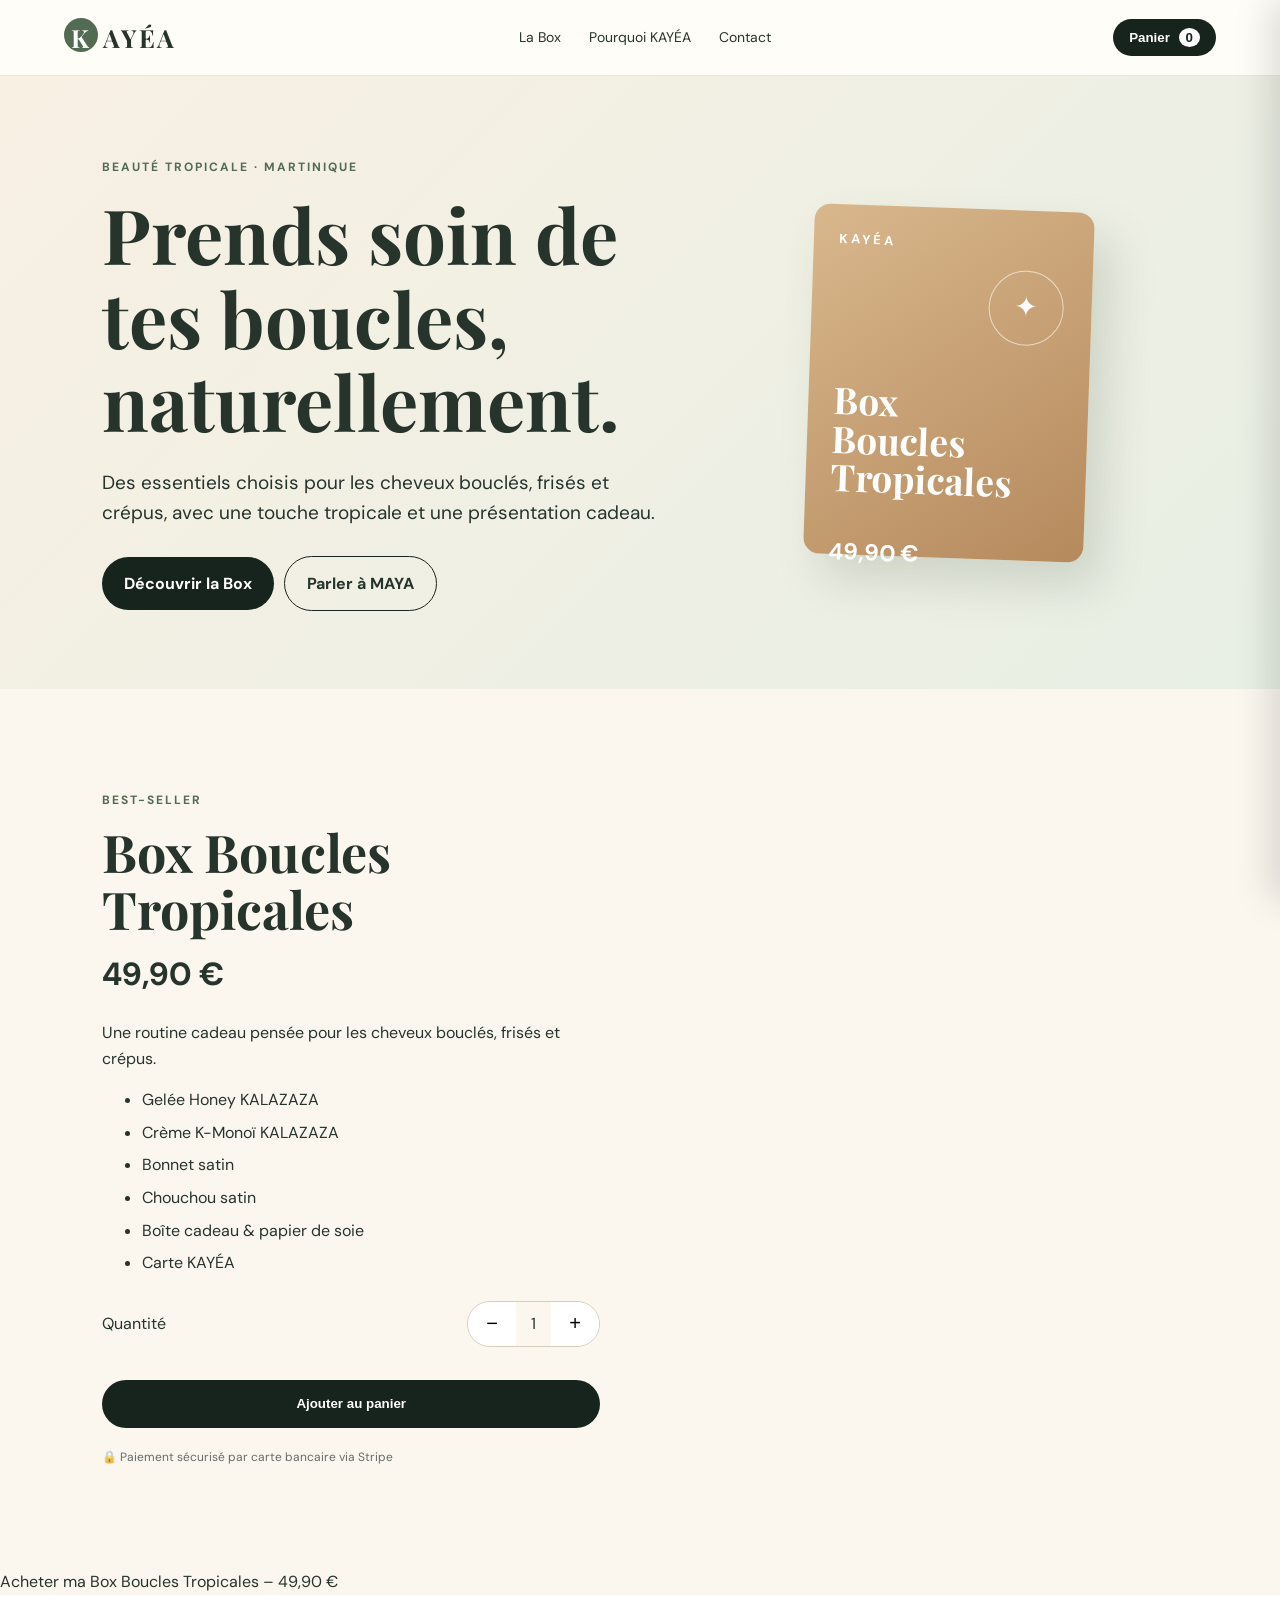
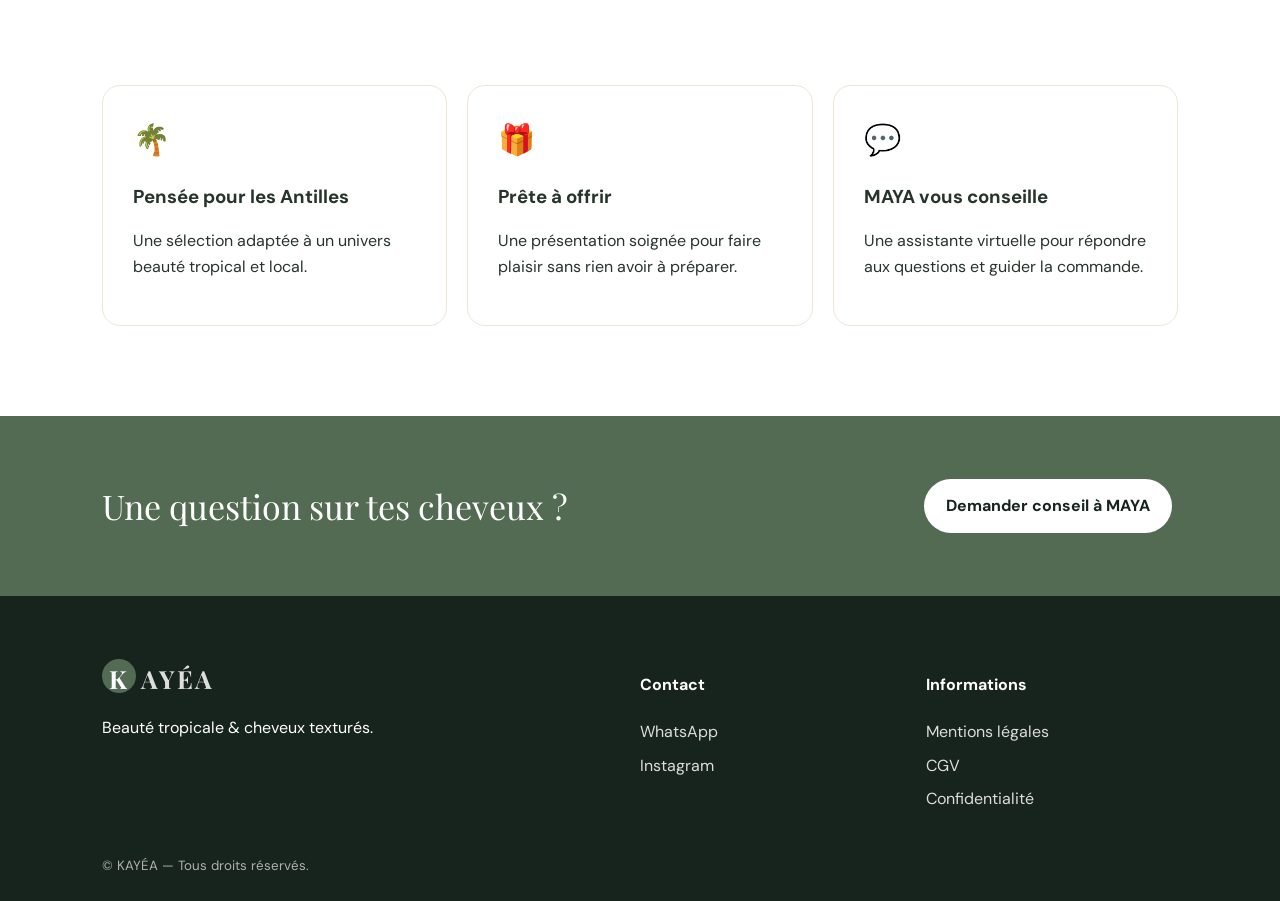
<file: index.html>
<!doctype html>
<html lang="fr">
<head>
  <meta charset="utf-8">
  <meta name="viewport" content="width=device-width,initial-scale=1">
  <meta name="description" content="KAYÉA — Beauté tropicale & cheveux texturés en Martinique.">
  <title>KAYÉA — Beauté tropicale</title>
  <link rel="stylesheet" href="style.css">
</head>
<body>
<header class="top">
  <a class="logo" href="#"><span>K</span>AYÉA</a>
  <nav>
    <a href="#produit">La Box</a>
    <a href="#pourquoi">Pourquoi KAYÉA</a>
    <a href="#contact">Contact</a>
  </nav>
  <button class="cart-btn" id="cartOpen">Panier <b id="cartCount">0</b></button>
</header>

<main>
  <section class="hero">
    <div class="hero-copy">
      <p class="eyebrow">BEAUTÉ TROPICALE · MARTINIQUE</p>
      <h1>Prends soin de tes boucles, naturellement.</h1>
      <p class="lead">Des essentiels choisis pour les cheveux bouclés, frisés et crépus, avec une touche tropicale et une présentation cadeau.</p>
      <a class="btn primary" href="#produit">Découvrir la Box</a>
      <a class="btn ghost" href="https://wa.me/596696305025?text=Bonjour%20MAYA%2C%20je%20souhaite%20des%20informations%20sur%20la%20Box%20Boucles%20Tropicales." target="_blank" rel="noopener">Parler à MAYA</a>
    </div>
    <div class="hero-card">
      <div class="box-art">
        <div class="ribbon">KAYÉA</div>
        <div class="jar">✦</div>
        <h3>Box<br>Boucles<br>Tropicales</h3>
        <strong>49,90 €</strong>
      </div>
    </div>
  </section>

  <section id="produit" class="section product-section">
    <div class="product-info">
      <p class="eyebrow">BEST-SELLER</p>
      <h2>Box Boucles Tropicales</h2>
      <div class="price">49,90 €</div>
      <p>Une routine cadeau pensée pour les cheveux bouclés, frisés et crépus.</p>
      <ul>
        <li>Gelée Honey KALAZAZA</li>
        <li>Crème K-Monoï KALAZAZA</li>
        <li>Bonnet satin</li>
        <li>Chouchou satin</li>
        <li>Boîte cadeau & papier de soie</li>
        <li>Carte KAYÉA</li>
      </ul>
      <div class="qty-row">
        <label>Quantité</label>
        <div class="qty">
          <button id="minus">−</button><span id="qty">1</span><button id="plus">+</button>
        </div>
      </div>
      <button class="btn primary wide" id="addCart">Ajouter au panier</button>
      <p class="secure">🔒 Paiement sécurisé par carte bancaire via Stripe</p>
    </div>
  </section>
<a href="https://buy.stripe.com/bJe7sK7q1fDE8Wb2hqcMM00"
   target="_blank"
   rel="noopener"
   class="buy-button">
  Acheter ma Box Boucles Tropicales – 49,90 €
</a>
  <section id="pourquoi" class="section cards">
    <div><span>🌴</span><h3>Pensée pour les Antilles</h3><p>Une sélection adaptée à un univers beauté tropical et local.</p></div>
    <div><span>🎁</span><h3>Prête à offrir</h3><p>Une présentation soignée pour faire plaisir sans rien avoir à préparer.</p></div>
    <div><span>💬</span><h3>MAYA vous conseille</h3><p>Une assistante virtuelle pour répondre aux questions et guider la commande.</p></div>
  </section>

  <section class="banner">
    <p>Une question sur tes cheveux ?</p>
    <a class="btn light" href="https://wa.me/596696305025?text=Bonjour%20MAYA%2C%20j%27aimerais%20des%20conseils%20pour%20mes%20cheveux." target="_blank" rel="noopener">Demander conseil à MAYA</a>
  </section>
</main>

<footer id="contact">
  <div><a class="logo" href="#"><span>K</span>AYÉA</a><p>Beauté tropicale & cheveux texturés.</p></div>
  <div><h4>Contact</h4><a href="https://wa.me/596696305025" target="_blank" rel="noopener">WhatsApp</a><a href="https://instagram.com/kayea.mq" target="_blank" rel="noopener">Instagram</a></div>
  <div><h4>Informations</h4><a href="mentions-legales.html">Mentions légales</a><a href="cgv.html">CGV</a><a href="politique-confidentialite.html">Confidentialité</a></div>
  <small>© <span id="year"></span> KAYÉA — Tous droits réservés.</small>
</footer>

<div class="overlay" id="overlay"></div>
<aside class="cart" id="cart">
  <button class="close" id="cartClose">×</button>
  <h2>Ton panier</h2>
  <div id="cartItems"></div>
  <div class="total"><span>Total</span><strong id="cartTotal">0,00 €</strong></div>
  <a id="payBtn" class="btn primary wide" href="https://buy.stripe.com/bJe7sK7q1fDE8Wb2hqcMM00" target="_blank" rel="noopener">Payer par carte</a>
  <a class="btn whatsapp wide" href="https://wa.me/596696305025?text=Bonjour%20KAY%C3%89A%2C%20je%20souhaite%20passer%20commande." target="_blank" rel="noopener">Commander / question WhatsApp</a>
  <p class="note">🔒 Paiement sécurisé par carte bancaire via Stripe.</p>
</aside>
<script>
document.addEventListener("DOMContentLoaded", function () {

  let quantity = 1;
  let cartQuantity = 0;
  const price = 49.90;

  const qty = document.getElementById("qty");
  const plus = document.getElementById("plus");
  const minus = document.getElementById("minus");
  const addCart = document.getElementById("addCart");

  const cartOpen = document.getElementById("cartOpen");
  const cartClose = document.getElementById("cartClose");
  const cart = document.getElementById("cart");
  const overlay = document.getElementById("overlay");

  const cartItems = document.getElementById("cartItems");
  const cartTotal = document.getElementById("cartTotal");
  const cartCount = document.getElementById("cartCount");

  function updateQuantity() {
    qty.textContent = quantity;
  }

  function updateCart() {

    cartCount.textContent = cartQuantity;

    if (cartQuantity === 0) {
      cartItems.innerHTML = "<p>Ton panier est vide.</p>";
      cartTotal.textContent = "0,00 €";
      return;
    }

    const total = price * cartQuantity;

    cartItems.innerHTML = `
      <div class="cart-item">
        <strong>Box Boucles Tropicales</strong>
        <p>49,90 € × ${cartQuantity}</p>

        <div>
          <button type="button" id="cartMinus">−</button>
          <span>${cartQuantity}</span>
          <button type="button" id="cartPlus">+</button>
        </div>
      </div>
    `;

    cartTotal.textContent =
      total.toFixed(2).replace(".", ",") + " €";

    document.getElementById("cartMinus").onclick = function () {
      if (cartQuantity > 0) {
        cartQuantity--;
        updateCart();
      }
    };

    document.getElementById("cartPlus").onclick = function () {
      cartQuantity++;
      updateCart();
    };
  }

  plus.onclick = function () {
    quantity++;
    updateQuantity();
  };

  minus.onclick = function () {
    if (quantity > 1) {
      quantity--;
      updateQuantity();
    }
  };

  addCart.onclick = function () {
    cartQuantity += quantity;
    updateCart();

    cart.classList.add("open");
    overlay.classList.add("show");
  };

  cartOpen.onclick = function () {
    cart.classList.add("open");
    overlay.classList.add("show");
    updateCart();
  };

  cartClose.onclick = function () {
    cart.classList.remove("open");
    overlay.classList.remove("show");
  };

  overlay.onclick = function () {
    cart.classList.remove("open");
    overlay.classList.remove("show");
  };

  updateQuantity();
  updateCart();

});
</script>

</body>
</html>
</file>
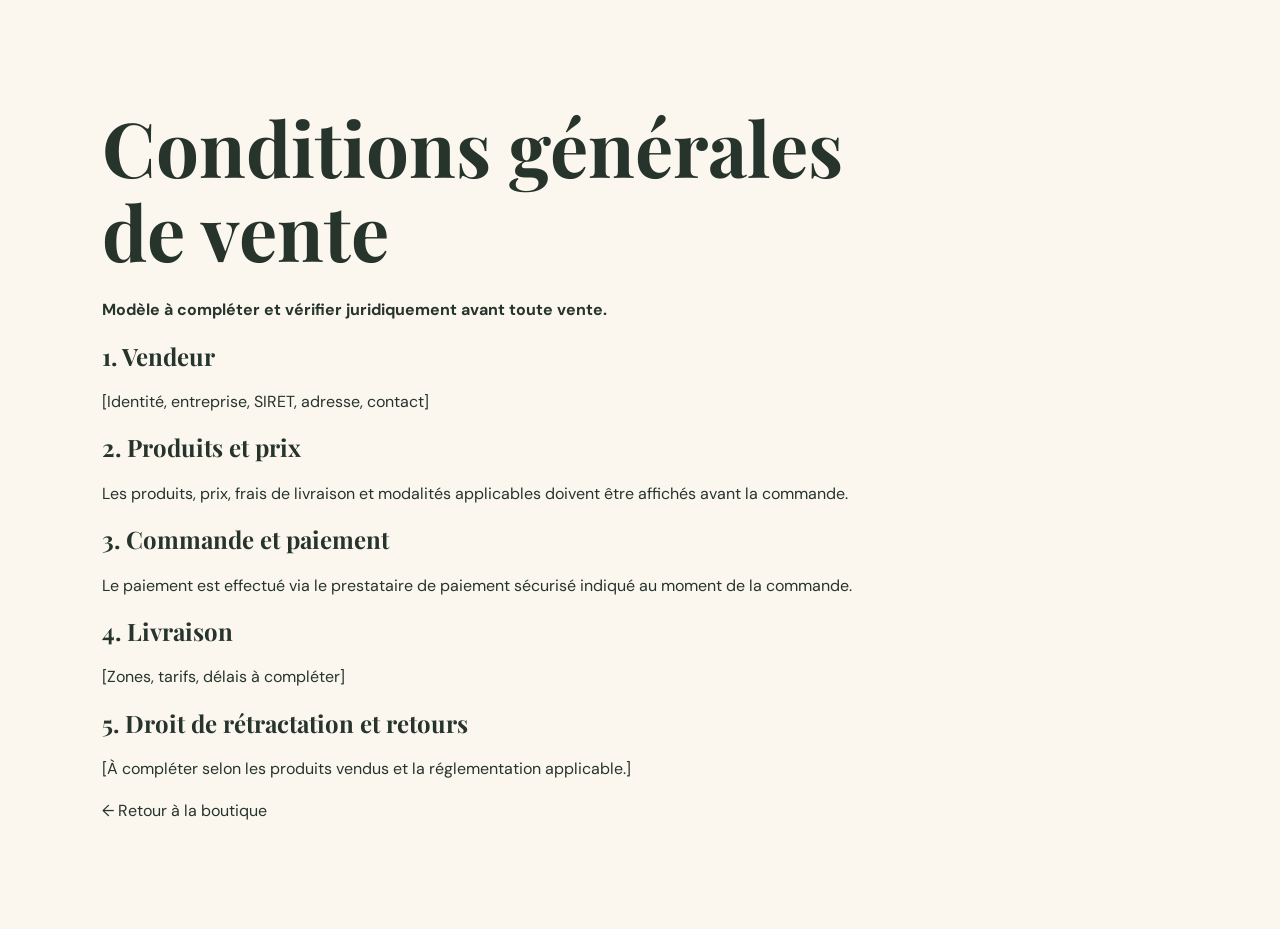
<file: cgv.html>
<!doctype html><html lang="fr"><meta charset="utf-8"><title>CGV — KAYÉA</title><link rel="stylesheet" href="style.css"><main class="section"><h1>Conditions générales de vente</h1><p><strong>Modèle à compléter et vérifier juridiquement avant toute vente.</strong></p><h2>1. Vendeur</h2><p>[Identité, entreprise, SIRET, adresse, contact]</p><h2>2. Produits et prix</h2><p>Les produits, prix, frais de livraison et modalités applicables doivent être affichés avant la commande.</p><h2>3. Commande et paiement</h2><p>Le paiement est effectué via le prestataire de paiement sécurisé indiqué au moment de la commande.</p><h2>4. Livraison</h2><p>[Zones, tarifs, délais à compléter]</p><h2>5. Droit de rétractation et retours</h2><p>[À compléter selon les produits vendus et la réglementation applicable.]</p><p><a href="index.html">← Retour à la boutique</a></p></main></html>
</file>
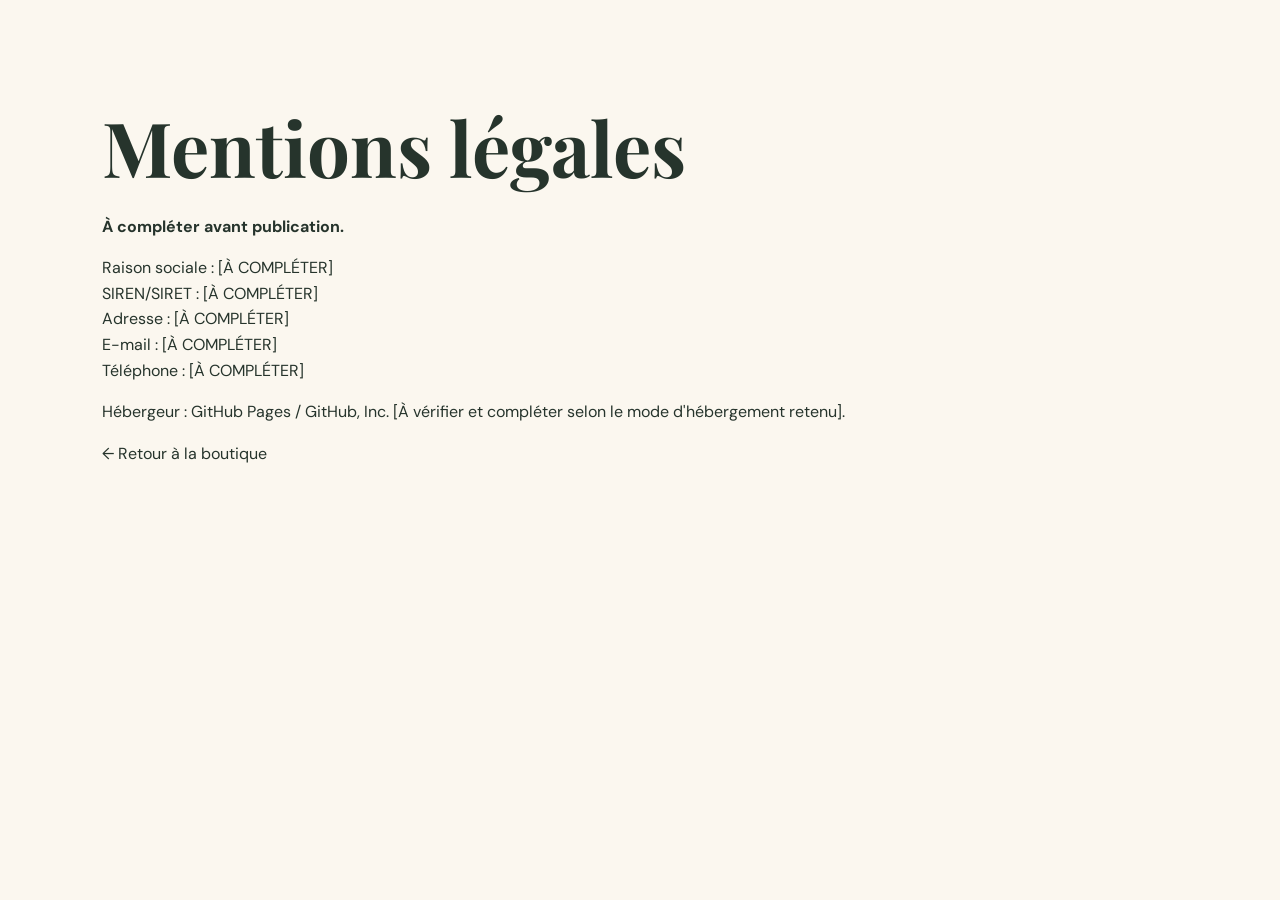
<file: mentions-legales.html>
<!doctype html><html lang="fr"><meta charset="utf-8"><title>Mentions légales — KAYÉA</title><link rel="stylesheet" href="style.css"><main class="section"><h1>Mentions légales</h1><p><strong>À compléter avant publication.</strong></p><p>Raison sociale : [À COMPLÉTER]<br>SIREN/SIRET : [À COMPLÉTER]<br>Adresse : [À COMPLÉTER]<br>E-mail : [À COMPLÉTER]<br>Téléphone : [À COMPLÉTER]</p><p>Hébergeur : GitHub Pages / GitHub, Inc. [À vérifier et compléter selon le mode d'hébergement retenu].</p><p><a href="index.html">← Retour à la boutique</a></p></main></html>
</file>
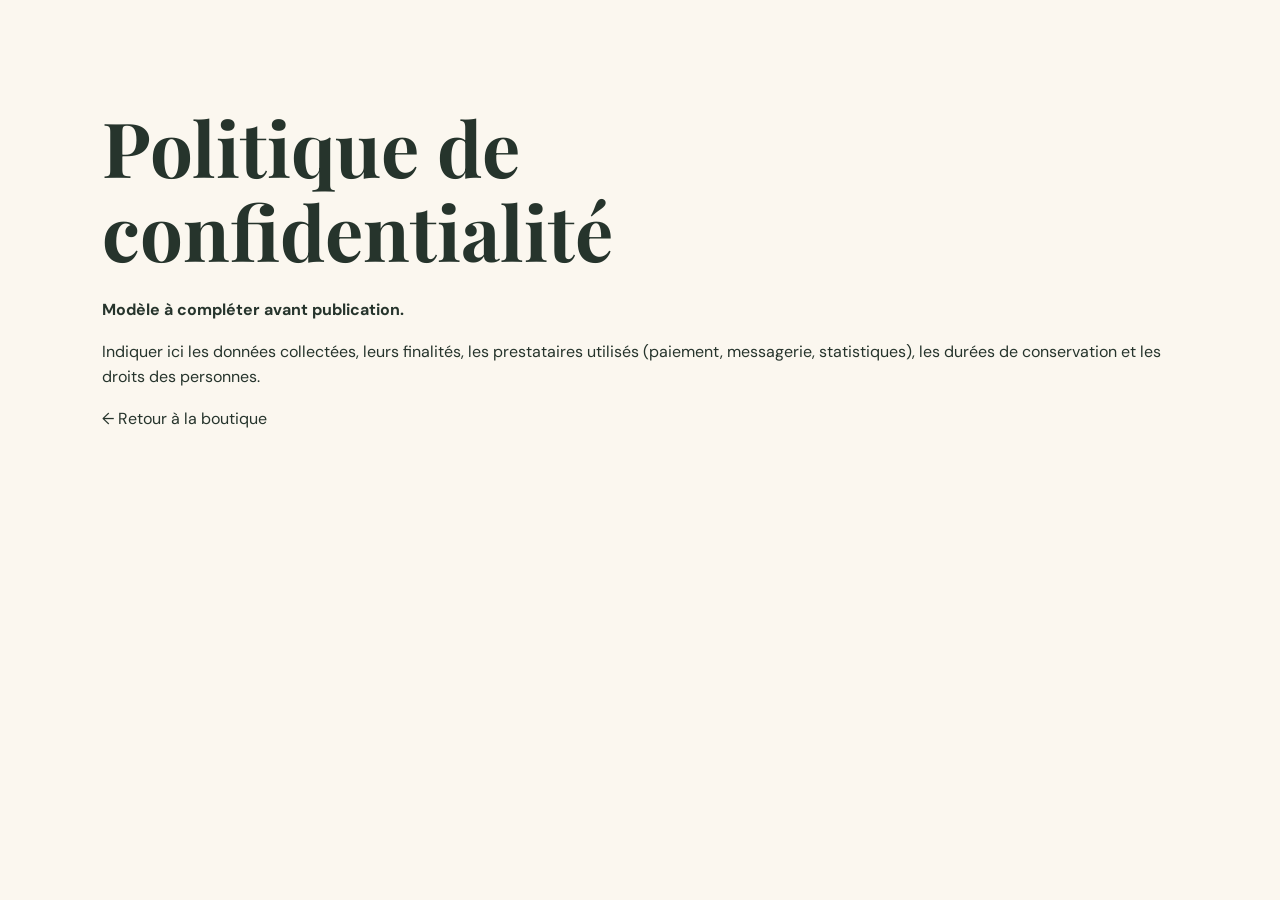
<file: politique-confidentialite.html>
<!doctype html><html lang="fr"><meta charset="utf-8"><title>Confidentialité — KAYÉA</title><link rel="stylesheet" href="style.css"><main class="section"><h1>Politique de confidentialité</h1><p><strong>Modèle à compléter avant publication.</strong></p><p>Indiquer ici les données collectées, leurs finalités, les prestataires utilisés (paiement, messagerie, statistiques), les durées de conservation et les droits des personnes.</p><p><a href="index.html">← Retour à la boutique</a></p></main></html>
</file>
<file: style.css>
@import url('https://fonts.googleapis.com/css2?family=DM+Sans:wght@400;500;600;700&family=Playfair+Display:wght@600;700&display=swap');

:root{
--ink:#26342c;
--cream:#fbf7ef;
--sand:#eadbc6;
--leaf:#536b52;
--dark:#17231d;
--white:#fff
}

*{
box-sizing:border-box
}

html{
scroll-behavior:smooth
}

body{
margin:0;
font-family:"DM Sans",sans-serif;
color:var(--ink);
background:var(--cream);
line-height:1.6
}

a{
text-decoration:none;
color:inherit
}

button,
a{
-webkit-tap-highlight-color:transparent
}

.top{
min-height:76px;
padding:12px 5vw;
display:flex;
align-items:center;
justify-content:space-between;
gap:15px;
background:#fffdf8;
position:sticky;
top:0;
z-index:5;
border-bottom:1px solid #eee5d7
}

.logo{
font-family:"Playfair Display",serif;
font-size:25px;
letter-spacing:2px;
font-weight:700
}

.logo span{
display:inline-grid;
place-items:center;
width:34px;
height:34px;
border-radius:50%;
background:var(--leaf);
color:#fff;
margin-right:5px
}

nav{
display:flex;
gap:28px;
font-size:14px
}

nav a:hover{
opacity:.65
}

.cart-btn{
border:0;
background:var(--dark);
color:white;
border-radius:999px;
padding:11px 16px;
font-weight:700;
cursor:pointer
}

.cart-btn b{
background:#fff;
color:var(--dark);
border-radius:50%;
padding:2px 7px;
margin-left:5px
}

.hero{
min-height:610px;
padding:70px 8vw;
display:grid;
grid-template-columns:1.1fr .9fr;
gap:60px;
align-items:center;
background:linear-gradient(135deg,#f8f0e3,#e8efe5)
}

.eyebrow{
font-size:12px;
letter-spacing:2px;
font-weight:700;
color:var(--leaf)
}

h1,
h2{
font-family:"Playfair Display",serif;
line-height:1.1
}

h1{
font-size:clamp(44px,6vw,76px);
max-width:760px;
margin:15px 0 25px
}

.lead{
font-size:19px;
max-width:620px
}

.btn{
display:inline-block;
border:0;
border-radius:999px;
padding:14px 22px;
font-weight:700;
cursor:pointer;
margin:8px 6px 8px 0;
min-height:48px
}

.primary{
background:var(--dark);
color:#fff
}

.ghost{
border:1px solid var(--dark)
}

.light{
background:#fff;
color:var(--dark)
}

.hero-card{
display:grid;
place-items:center
}

.box-art{
width:280px;
height:350px;
background:linear-gradient(145deg,#d9b78d,#b58a5d);
border-radius:16px;
box-shadow:18px 24px 45px #52604a30;
padding:25px;
position:relative;
color:#fff;
transform:rotate(2deg)
}

.box-art.large{
width:340px;
height:420px
}

.ribbon{
letter-spacing:3px;
font-weight:700;
font-size:13px
}

.jar{
position:absolute;
right:28px;
top:60px;
border:1px solid #fff9;
border-radius:50%;
width:75px;
height:75px;
display:grid;
place-items:center;
font-size:28px
}

.box-art h3{
font-family:"Playfair Display",serif;
font-size:37px;
line-height:1.05;
margin-top:130px
}

.box-art strong{
font-size:23px
}

.section{
padding:90px 8vw
}

.product-section{
display:grid;
grid-template-columns:1fr 1fr;
gap:80px;
align-items:center
}

.product-info h2{
font-size:52px;
margin:10px 0
}

.price{
font-size:32px;
font-weight:700;
margin:12px 0 20px
}

.product-info li{
margin:7px 0
}

.wide{
width:100%;
text-align:center;
margin:8px 0
}

.qty-row{
display:flex;
justify-content:space-between;
align-items:center;
margin:25px 0
}

.qty{
display:flex;
align-items:center;
border:1px solid #d7ccbb;
border-radius:999px;
overflow:hidden
}

.qty button{
border:0;
background:#fff;
padding:8px 15px;
font-size:20px;
min-width:48px;
min-height:44px;
cursor:pointer
}

.qty span{
min-width:35px;
text-align:center
}

.secure,
.note{
font-size:12px;
opacity:.7
}

.cards{
display:grid;
grid-template-columns:repeat(3,1fr);
gap:20px;
background:#fff
}

.cards>div{
padding:30px;
border:1px solid #eee5d7;
border-radius:18px
}

.cards span{
font-size:30px
}

.cards h3{
margin-bottom:5px
}

.banner{
padding:55px 8vw;
background:var(--leaf);
color:white;
display:flex;
align-items:center;
justify-content:space-between;
gap:25px
}

.banner p{
font-family:"Playfair Display",serif;
font-size:34px;
margin:0
}

footer{
padding:55px 8vw 25px;
background:var(--dark);
color:#fff;
display:grid;
grid-template-columns:2fr 1fr 1fr;
gap:35px
}

footer a{
display:block;
margin:8px 0;
color:#ddd
}

footer small{
grid-column:1/-1;
opacity:.65
}

.overlay{
position:fixed;
inset:0;
background:#0008;
display:none;
z-index:8
}

.overlay.show{
display:block
}

.cart{
position:fixed;
right:-430px;
top:0;
width:min(430px,100%);
height:100vh;
background:#fff;
z-index:9;
padding:30px;
transition:right .25s;
box-shadow:-10px 0 35px #0002;
overflow:auto
}

.cart.open{
right:0
}

.close{
float:right;
border:0;
background:#eee;
border-radius:50%;
font-size:25px;
width:40px;
height:40px;
cursor:pointer
}

.cart h2{
font-size:38px
}

.cart-item{
display:flex;
justify-content:space-between;
gap:15px;
border-bottom:1px solid #eee;
padding:16px 0
}

.total{
display:flex;
justify-content:space-between;
font-size:20px;
margin:25px 0
}

.whatsapp{
background:#3c9a5b;
color:#fff
}

.empty{
opacity:.65;
padding:30px 0
}

@media(max-width:800px){

nav{
display:none
}

.top{
padding:10px 4vw
}

.logo{
font-size:21px
}

.cart-btn{
padding:10px 13px
}

.hero,
.product-section{
grid-template-columns:1fr
}

.hero{
padding:45px 6vw 60px;
min-height:auto;
gap:35px
}

h1{
font-size:clamp(40px,12vw,58px)
}

.lead{
font-size:17px
}

.btn{
width:100%;
text-align:center;
margin:6px 0
}

.hero-card{
margin-top:10px
}

.box-art,
.box-art.large{
width:260px;
height:330px;
margin:auto
}

.box-art h3{
font-size:32px;
margin-top:120px
}

.section{
padding:60px 6vw
}

.product-section{
gap:35px
}

.product-info h2{
font-size:40px
}

.cards{
grid-template-columns:1fr;
padding-left:6vw;
padding-right:6vw
}

.banner{
display:block;
padding:45px 6vw
}

.banner p{
font-size:29px;
margin-bottom:20px
}

footer{
grid-template-columns:1fr;
padding:45px 6vw 25px
}

footer small{
grid-column:auto
}

.cart{
padding:24px 20px
}
}
</file>
